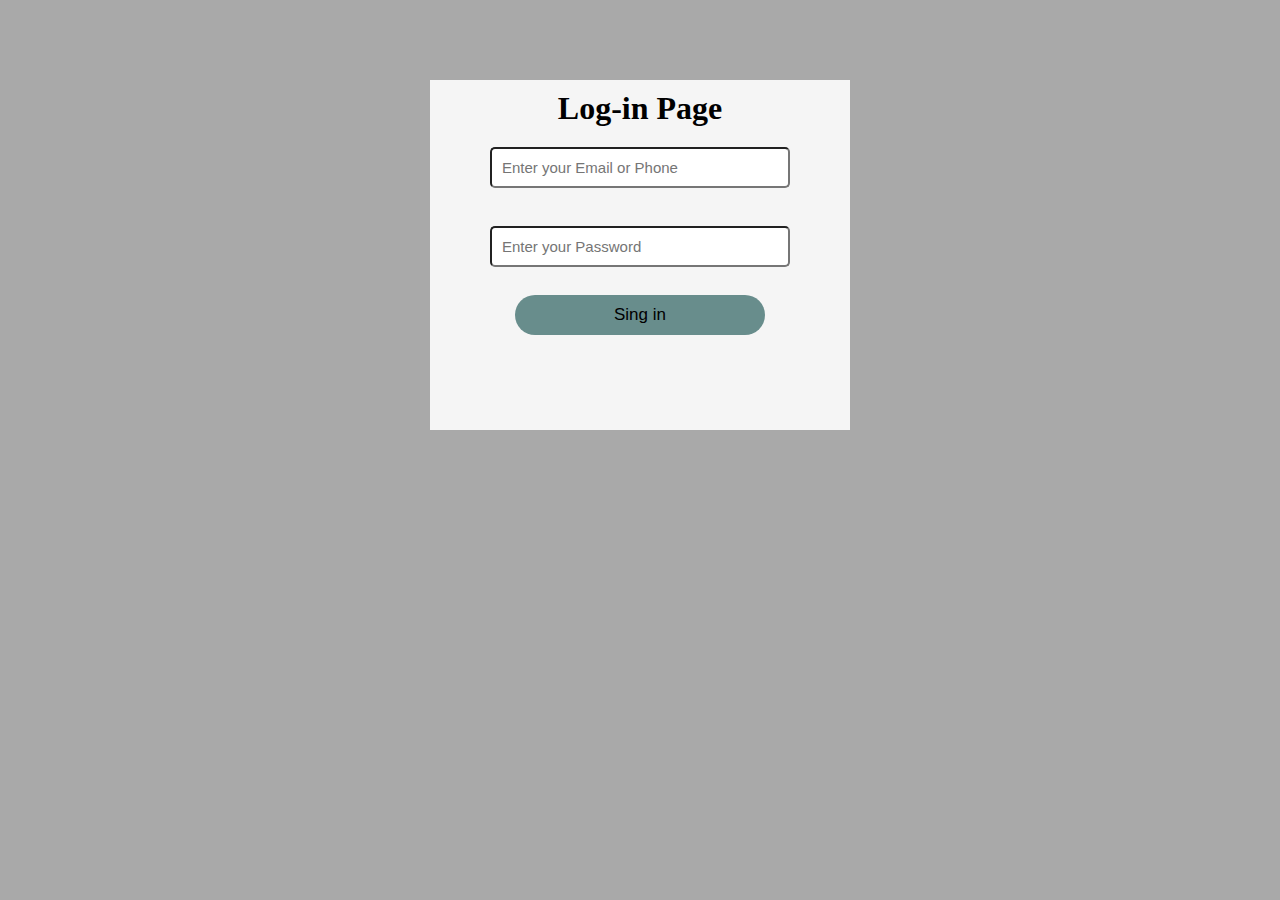
<file: index.html>
<!DOCTYPE html>
<html lang="en">
<head>
    <meta charset="UTF-8">
    <meta name="viewport" content="width=device-width, initial-scale=1.0">
    <title>Log-in Form</title>
    <link rel="stylesheet" href="style.css">
</head>
<body>

   <section>

    <h1>Log-in Page</h1>

    <form>
        <input type="text" placeholder="Enter your Email or Phone"><br><br>
        <input type="text" placeholder="Enter your Password"><br><br>
        <button type="Submit" class="btn">Sing in</button>
    </form>

   </section>

</body>
</html>
</file>
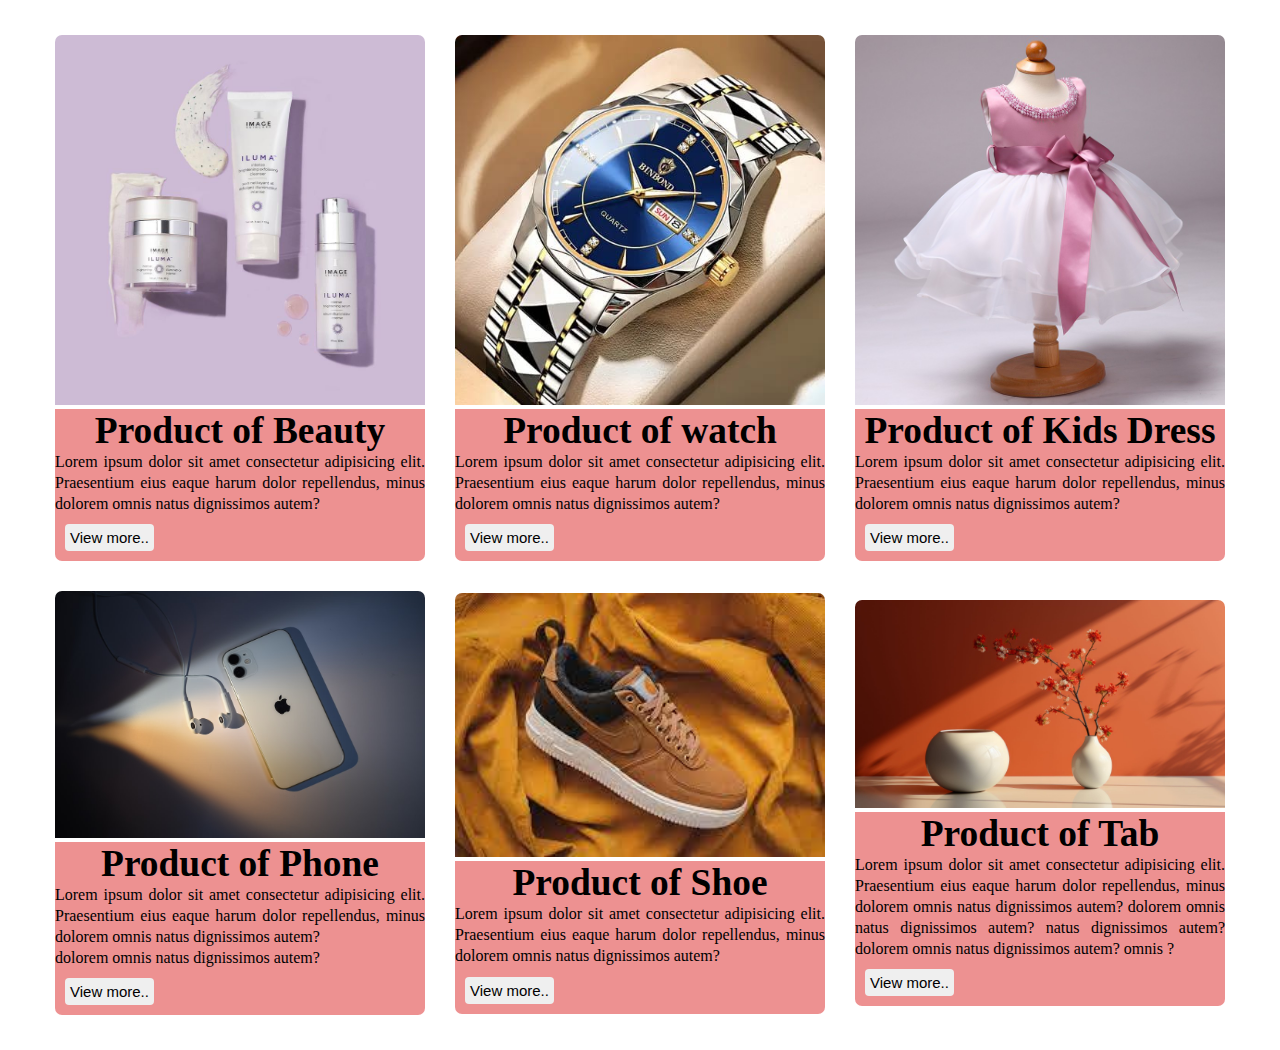
<file: cards.html>
<!DOCTYPE html>
<html lang="en">
<head>
    <meta charset="UTF-8">
    <meta name="viewport" content="width=device-width, initial-scale=1.0">
    <title>Cards Design</title>
    <link rel="stylesheet" href="cards.css">
</head>
<body>

        <div class="container">
           
            <div class="cards">

                <img class="style" src="img/beauty.jpg" alt="">
        
                <div class="body">
        
                    <div class="heading">
        
                        <h3>Product of Beauty</h3>
        
                    </div>
        
                    <div class="descript">
        
                        <p>
                            Lorem ipsum dolor sit amet consectetur adipisicing elit. Praesentium eius eaque harum dolor repellendus, minus dolorem omnis natus dignissimos autem?
                        </p>
                        <button>View more..</button>
                        
                    </div>
        
                </div>
            </div>

            <div class="cards">

                <img class="style" src="img/watch.jpg" alt="">
        
                <div class="body">
        
                    <div class="heading">
        
                        <h3>Product of watch</h3>
        
                    </div>
        
                    <div class="descript">
        
                        <p>
                            Lorem ipsum dolor sit amet consectetur adipisicing elit. Praesentium eius eaque harum dolor repellendus, minus dolorem omnis natus dignissimos autem?
                        </p>
                        <button>View more..</button>
                    </div>
        
                </div>
            </div>
            
            <div class="cards">

                <img class="style" src="img/kids.jpg" alt="">
        
                <div class="body">
        
                    <div class="heading">
        
                        <h3>Product of Kids Dress</h3>
        
                    </div>
        
                    <div class="descript">
        
                        <p>
                            Lorem ipsum dolor sit amet consectetur adipisicing elit. Praesentium eius eaque harum dolor repellendus, minus dolorem omnis natus dignissimos autem?
                        </p>
                        <button>View more..</button>
                    </div>
        
                </div>
            </div>
            
            <div class="cards">

                <img class="style" src="img/phn.jpg" alt="">
        
                <div class="body">
        
                    <div class="heading">
        
                        <h3>Product of Phone</h3>
        
                    </div>
        
                    <div class="descript">
        
                        <p>
                            Lorem ipsum dolor sit amet consectetur adipisicing elit. Praesentium eius eaque harum dolor repellendus, minus dolorem omnis natus dignissimos autem?<br>
                            dolorem omnis natus dignissimos autem?
                        </p>
                        <button>View more..</button>
                    </div>
        
                </div>
            </div>
            

            <div class="cards">

                <img class="style" src="img/shoe.jpg" alt="">
        
                <div class="body">
        
                    <div class="heading">
        
                        <h3>Product of Shoe</h3>
        
                    </div>
        
                    <div class="descript">
        
                        <p>
                            Lorem ipsum dolor sit amet consectetur adipisicing elit. Praesentium eius eaque harum dolor repellendus, minus dolorem omnis natus dignissimos autem?
                        </p>
                        <button>View more..</button>
                    </div>
        
                </div>
            </div>
            
            <div class="cards">

                <img class="style" src="img/simple1.jpg" alt="">
        
                <div class="body">
        
                    <div class="heading">
        
                        <h3>Product of Tab</h3>
        
                    </div>
        
                    <div class="descript">
        
                        <p>
                            Lorem ipsum dolor sit amet consectetur adipisicing elit. Praesentium eius eaque harum dolor repellendus, minus dolorem omnis natus dignissimos autem? dolorem omnis natus dignissimos autem?
                            natus dignissimos autem? dolorem omnis natus dignissimos autem?
                            omnis ?
                            
                        </p>
                        <button>View more..</button>
                    </div>
        
                </div>
            </div>
            


        </div>
    
    
</body>
</html>
</file>
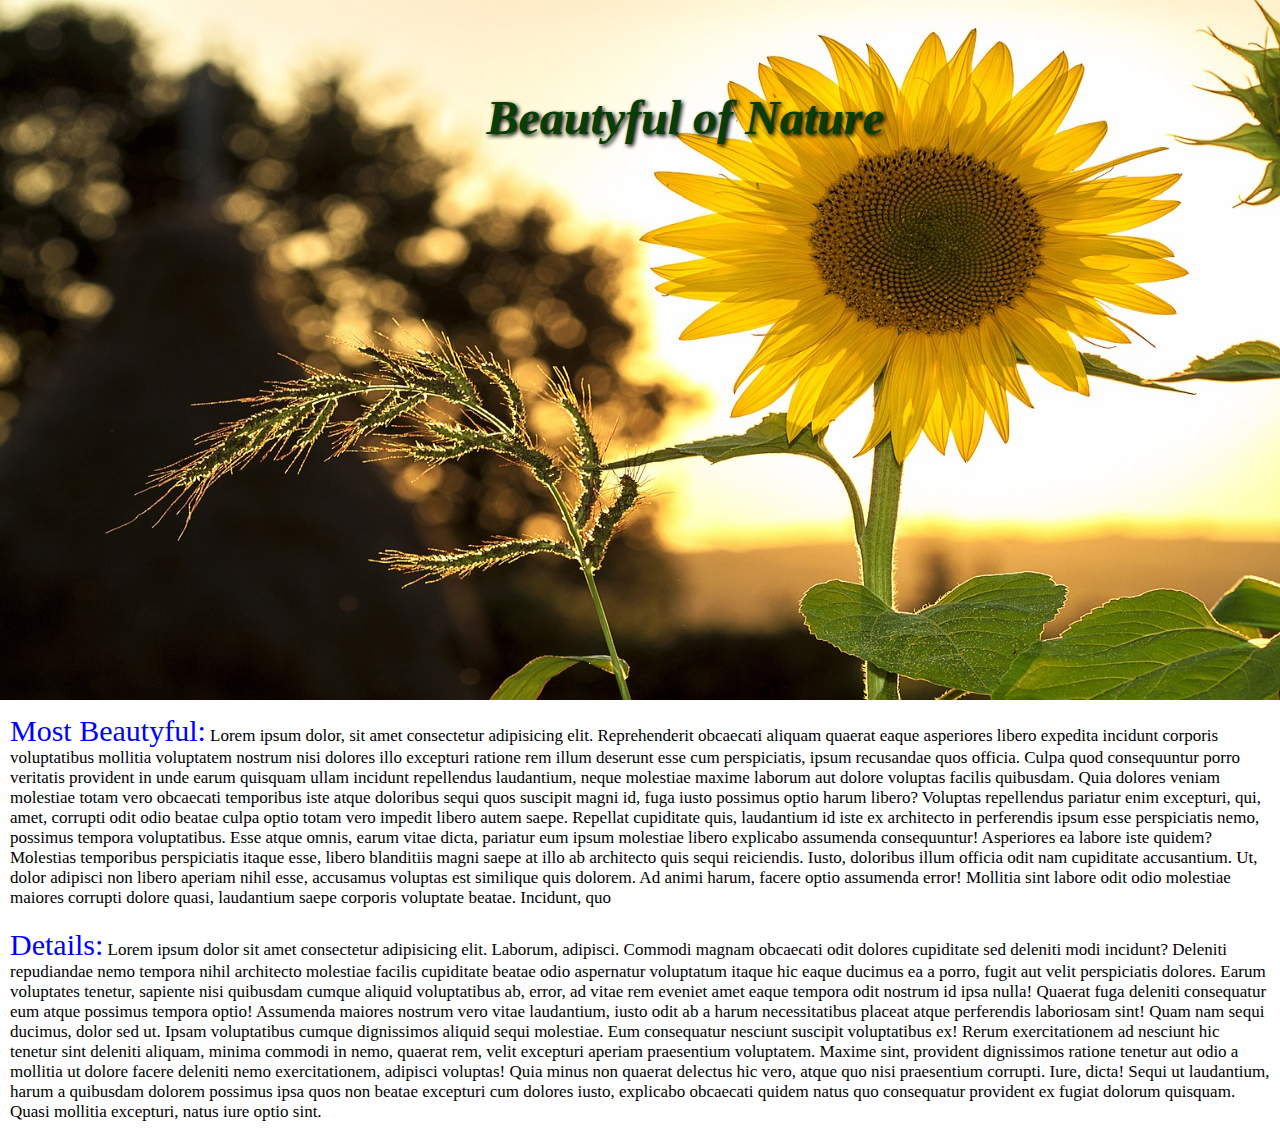
<file: news.html>
<!DOCTYPE html>
<html lang="en">
<head>
    <meta charset="UTF-8">
    <meta name="viewport" content="width=device-width, initial-scale=1.0">
    <title>Newsfeed</title>
    <link rel="stylesheet" href="news.css">

</head>
<body>

    <div class="header">

        <h1><i>Beautyful of Nature</i></h1>

        <img src="img/flower1.jpg" alt="">

        <p>
            <span>Most Beautyful:</span>   Lorem ipsum dolor, sit amet consectetur adipisicing elit. Reprehenderit obcaecati aliquam quaerat eaque asperiores libero expedita incidunt corporis voluptatibus mollitia voluptatem nostrum nisi dolores illo excepturi ratione rem illum deserunt esse cum perspiciatis, ipsum recusandae quos officia. Culpa quod consequuntur porro veritatis provident in unde earum quisquam ullam incidunt repellendus laudantium, neque molestiae maxime laborum aut dolore voluptas facilis quibusdam. Quia dolores veniam molestiae totam vero obcaecati temporibus iste atque doloribus sequi quos suscipit magni id, fuga iusto possimus optio harum libero? Voluptas repellendus pariatur enim excepturi, qui, amet, corrupti odit odio beatae culpa optio totam vero impedit libero autem saepe. Repellat cupiditate quis, laudantium id iste ex architecto in perferendis ipsum esse perspiciatis nemo, possimus tempora voluptatibus. Esse atque omnis, earum vitae dicta, pariatur eum ipsum molestiae libero explicabo assumenda consequuntur! Asperiores ea labore iste quidem? Molestias temporibus perspiciatis itaque esse, libero blanditiis magni saepe at illo ab architecto quis sequi reiciendis. Iusto, doloribus illum officia odit nam cupiditate accusantium. Ut, dolor adipisci non libero aperiam nihil esse, accusamus voluptas est similique quis dolorem. Ad animi harum, facere optio assumenda error! Mollitia sint labore odit odio molestiae maiores corrupti dolore quasi, laudantium saepe corporis voluptate beatae. Incidunt, quo <br><br><span>Details:</span>  Lorem ipsum dolor sit amet consectetur adipisicing elit. Laborum, adipisci. Commodi magnam obcaecati odit dolores cupiditate sed deleniti modi incidunt? Deleniti repudiandae nemo tempora nihil architecto molestiae facilis cupiditate beatae odio aspernatur voluptatum itaque hic eaque ducimus ea a porro, fugit aut velit perspiciatis dolores. Earum voluptates tenetur, sapiente nisi quibusdam cumque aliquid voluptatibus ab, error, ad vitae rem eveniet amet eaque tempora odit nostrum id ipsa nulla! Quaerat fuga deleniti consequatur eum atque possimus tempora optio! Assumenda maiores nostrum vero vitae laudantium, iusto odit ab a harum necessitatibus placeat atque perferendis laboriosam sint! Quam nam sequi ducimus, dolor sed ut. Ipsam voluptatibus cumque dignissimos aliquid sequi molestiae. Eum consequatur nesciunt suscipit voluptatibus ex! Rerum exercitationem ad nesciunt hic tenetur sint deleniti aliquam, minima commodi in nemo, quaerat rem, velit excepturi aperiam praesentium voluptatem. Maxime sint, provident dignissimos ratione tenetur aut odio a mollitia ut dolore facere deleniti nemo exercitationem, adipisci voluptas! Quia minus non quaerat delectus hic vero, atque quo nisi praesentium corrupti. Iure, dicta! Sequi ut laudantium, harum a quibusdam dolorem possimus ipsa quos non beatae excepturi cum dolores iusto, explicabo obcaecati quidem natus quo consequatur provident ex fugiat dolorum quisquam. Quasi mollitia excepturi, natus iure optio sint.

        </p>
    </div>
    
</body>
</html>
</file>
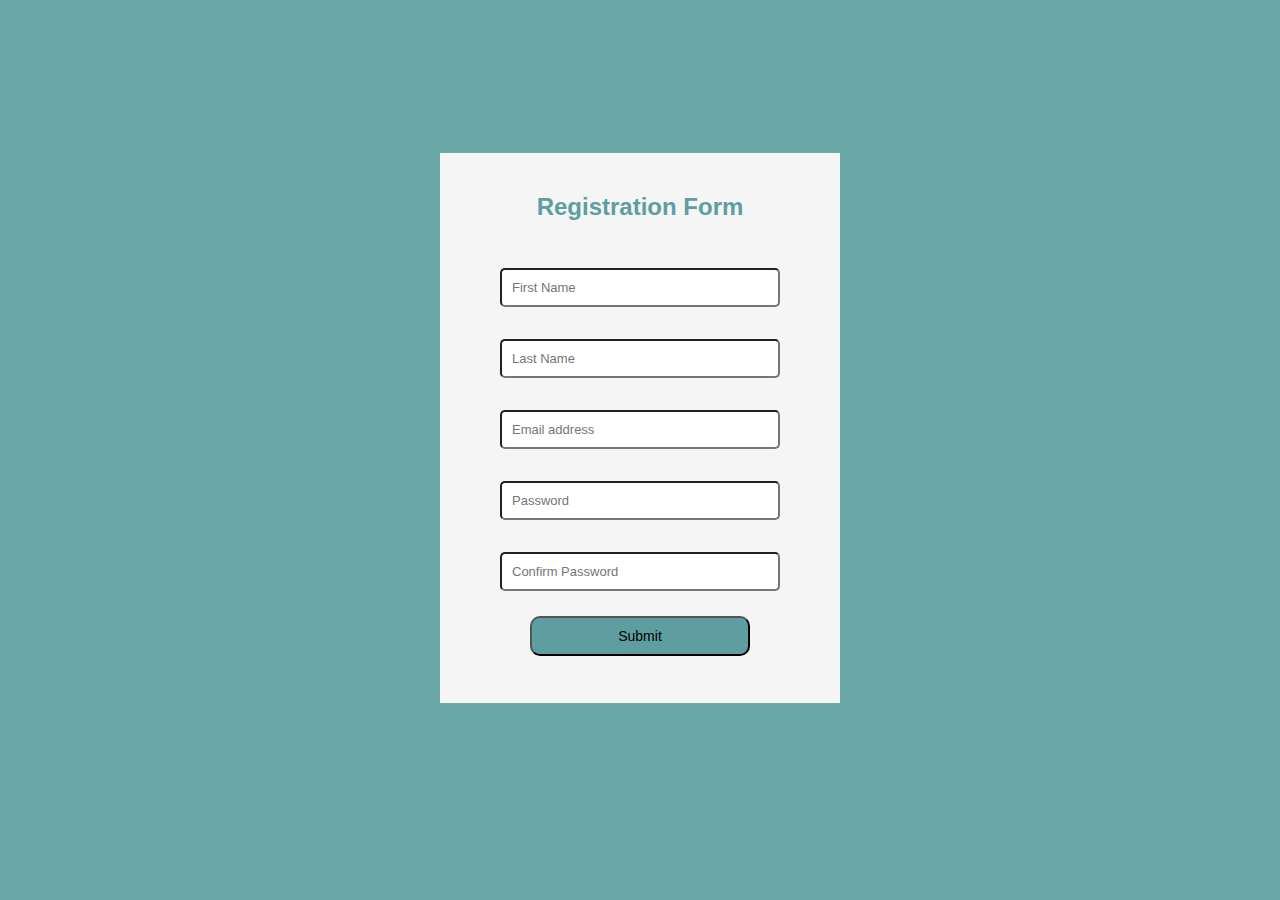
<file: regi.html>
<!DOCTYPE html>
<html lang="en">
<head>
    <meta charset="UTF-8">
    <meta name="viewport" content="width=device-width, initial-scale=1.0">
    <title>Registration Form</title>
    <link rel="stylesheet" href="regi.css">
</head>
<body>
    
    <div class="form">
        <h2>Registration Form</h2>

        <input type="text" placeholder="First Name"><br><br>
        <input type="text" placeholder="Last Name"><br><br>
        <input type="text" placeholder="Email address"><br><br>
        <input type="text" placeholder="Password"><br><br>
        <input type="text" placeholder="Confirm Password"><br><br>
        <button type="Submit" class="btn">Submit</button>
        
    </div>
</body>
</html>
</file>
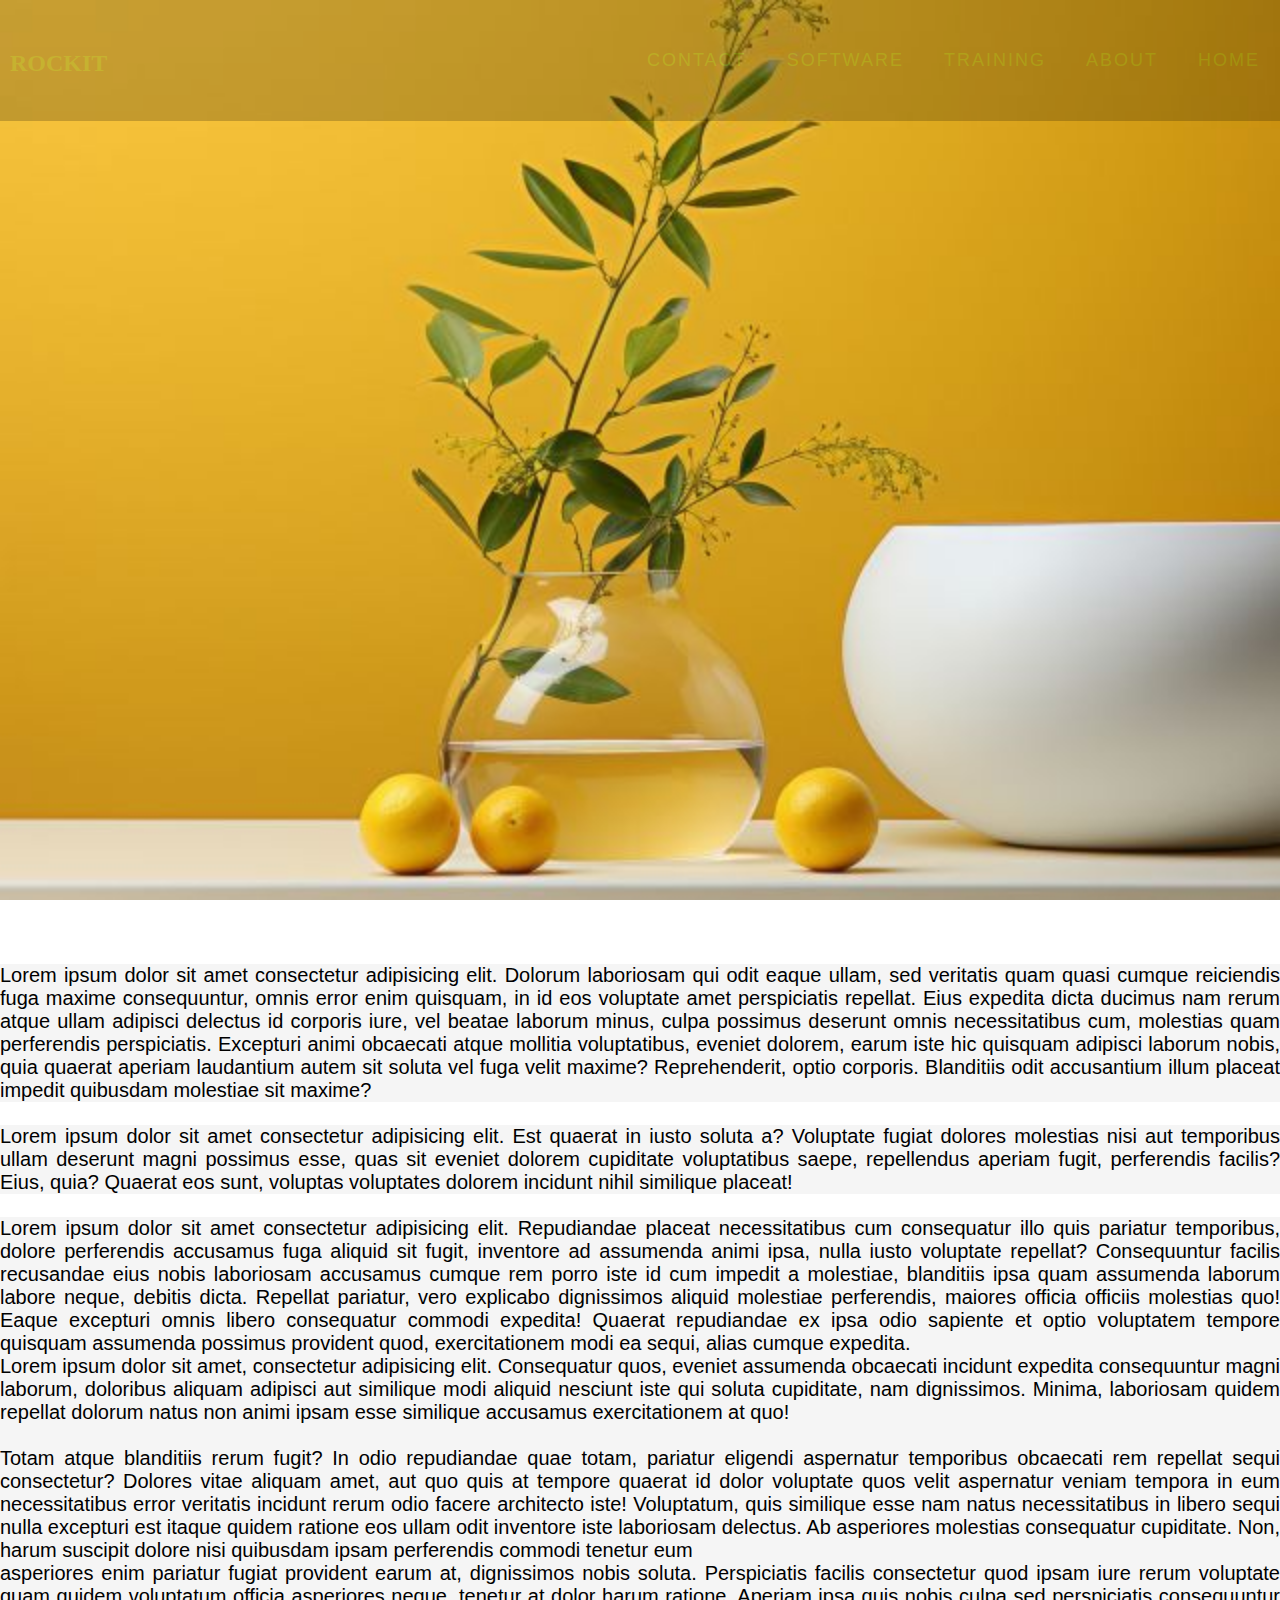
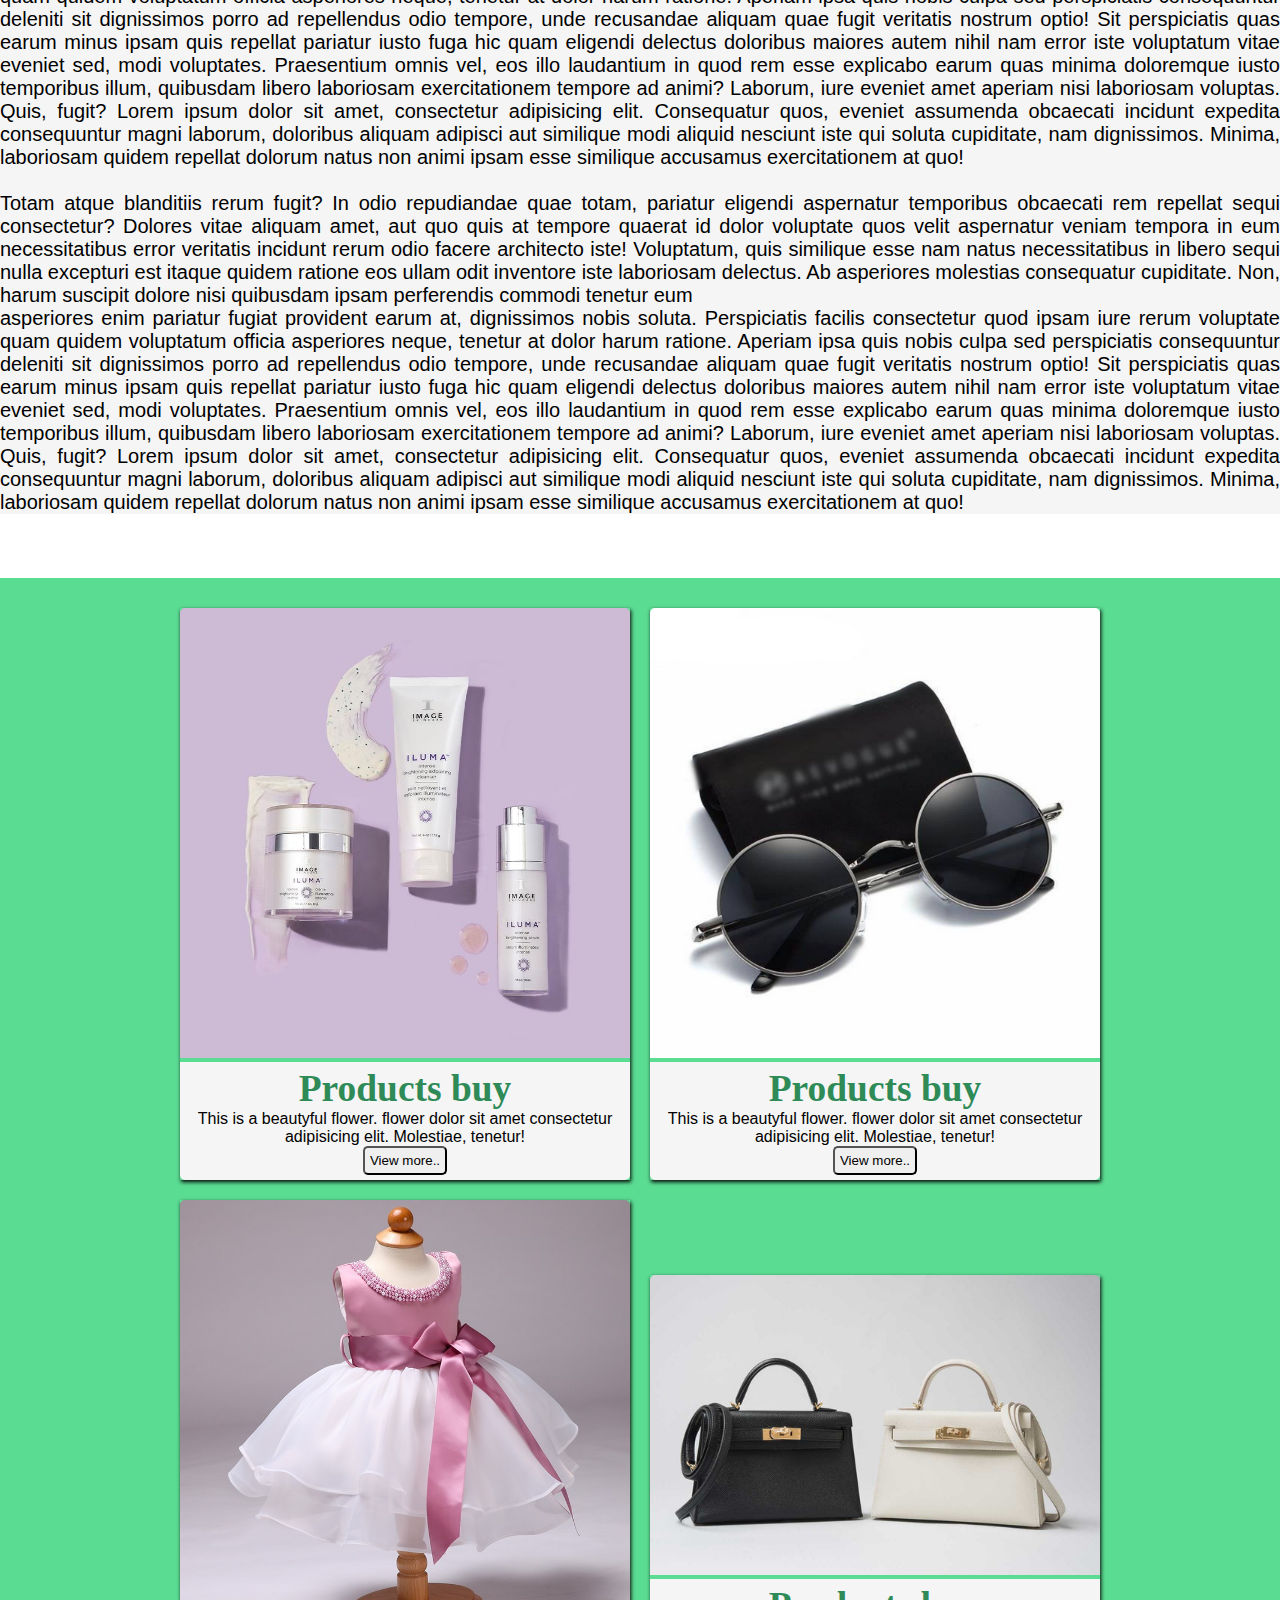
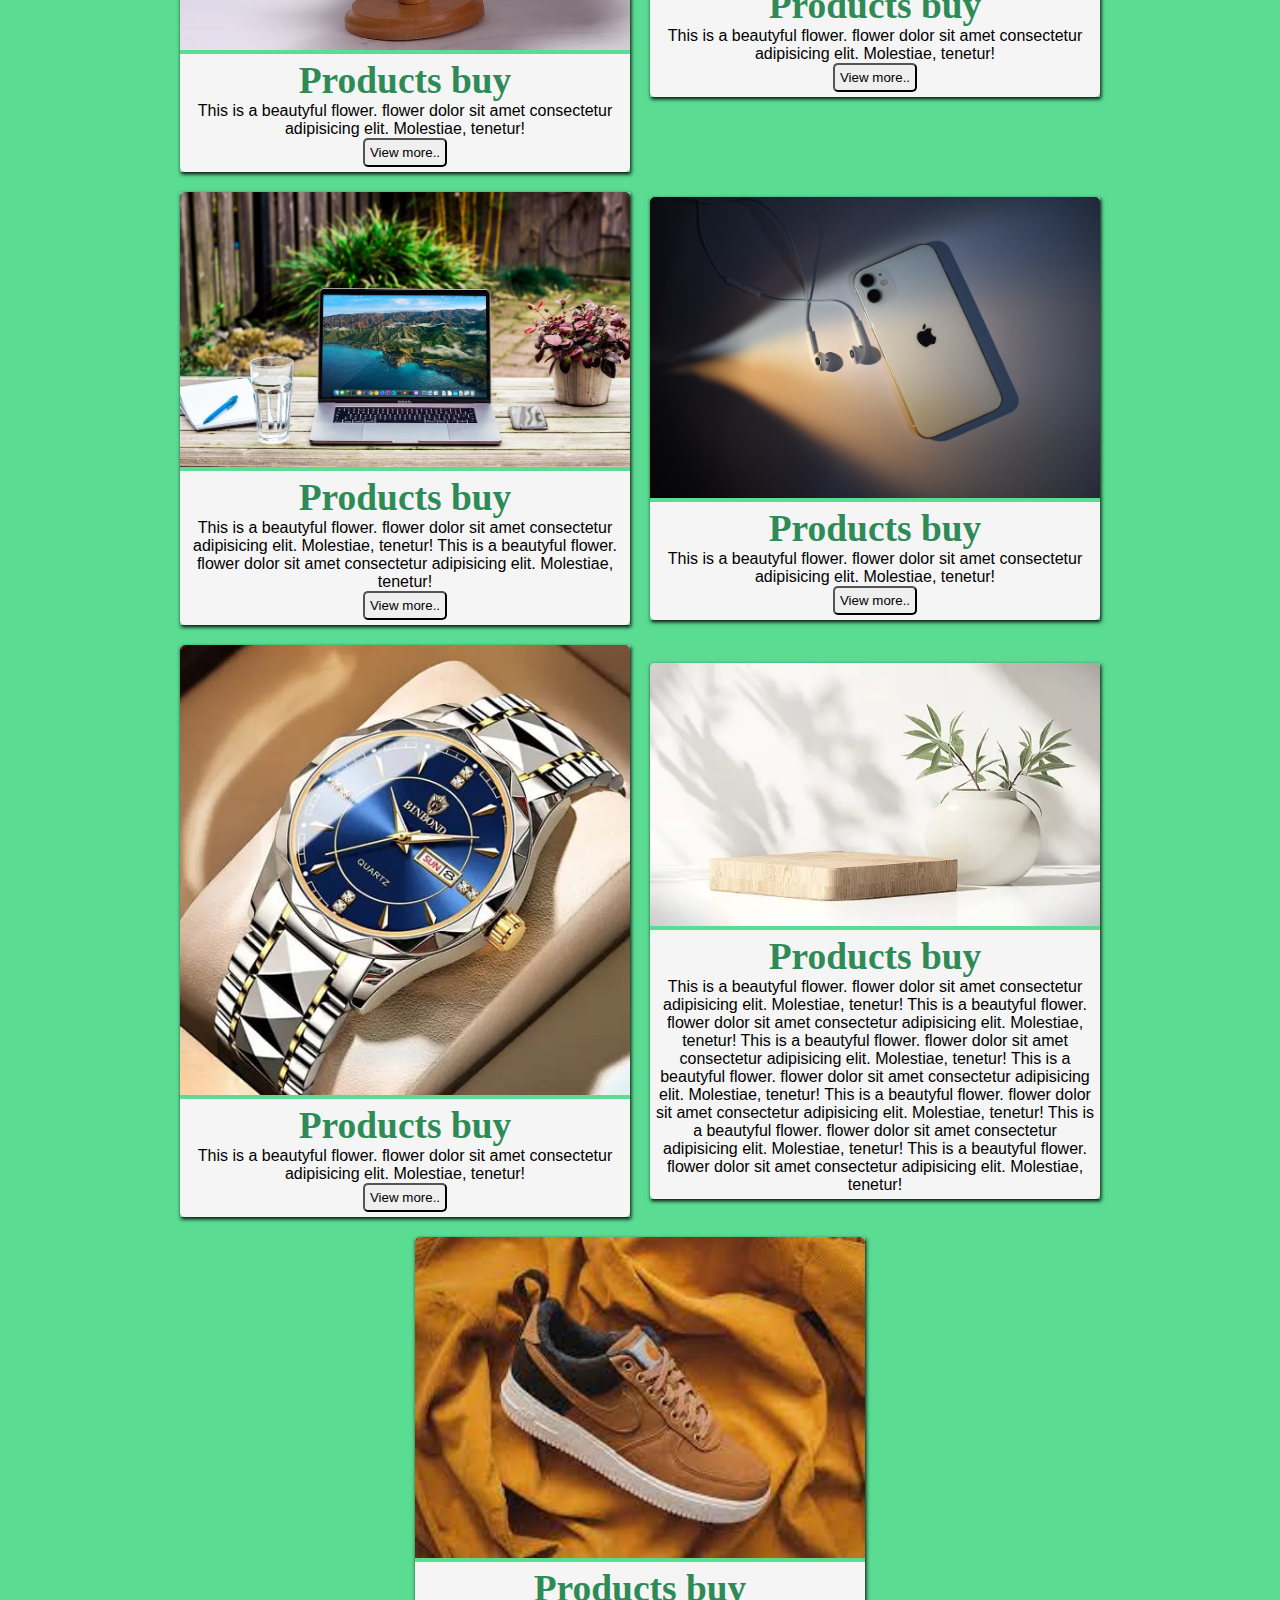
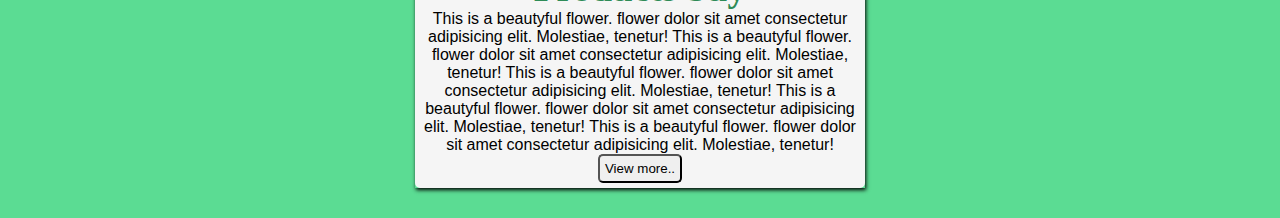
<file: sticky.html>
<!DOCTYPE html>
<html lang="en">
<head>
    <meta charset="UTF-8">
    <meta name="viewport" content="width=device-width, initial-scale=1.0">
    <title>Sticky Navigation-Bar</title>
    <link rel="stylesheet" href="sticky.css">
</head>
<body>

    <div class="container">
        <header>
            <nav>
                <h2>ROCKIT</h2>
                <div class="navbar">
                    <ul>
                        <li><a href="">Home</a></li>
                        <li><a href="">About</a></li>
                        <li><a href="">Training</a></li>
                        <li><a href="">Software</a></li>
                        <li><a href="">Contact</a></li>
                        
                    </ul>
                </div>
            </nav>
           
        </header>

        <div class="content">
            <p>
                Lorem ipsum dolor sit amet consectetur adipisicing elit. Dolorum laboriosam qui odit eaque ullam, sed veritatis quam quasi cumque reiciendis fuga maxime consequuntur, omnis error enim quisquam, in id eos voluptate amet perspiciatis repellat. Eius expedita dicta ducimus nam rerum atque ullam adipisci delectus id corporis iure, vel beatae laborum minus, culpa possimus deserunt omnis necessitatibus cum, molestias quam perferendis perspiciatis. Excepturi animi obcaecati atque mollitia voluptatibus, eveniet dolorem, earum iste hic quisquam adipisci laborum nobis, quia quaerat aperiam laudantium autem sit soluta vel fuga velit maxime? Reprehenderit, optio corporis. Blanditiis odit accusantium illum placeat impedit quibusdam molestiae sit maxime?
            </p>
            <br>
            <p>
                Lorem ipsum dolor sit amet consectetur adipisicing elit. Est quaerat in iusto soluta a? Voluptate fugiat dolores molestias nisi aut temporibus ullam deserunt magni possimus esse, quas sit eveniet dolorem cupiditate voluptatibus saepe, repellendus aperiam fugit, perferendis facilis? Eius, quia? Quaerat eos sunt, voluptas voluptates dolorem incidunt nihil similique placeat!
            </p>
            <br>
            <p>
                Lorem ipsum dolor sit amet consectetur adipisicing elit. Repudiandae placeat necessitatibus cum consequatur illo quis pariatur temporibus, dolore perferendis accusamus fuga aliquid sit fugit, inventore ad assumenda animi ipsa, nulla iusto voluptate repellat? Consequuntur facilis recusandae eius nobis laboriosam accusamus cumque rem porro iste id cum impedit a molestiae, blanditiis ipsa quam assumenda laborum labore neque, debitis dicta. Repellat pariatur, vero explicabo dignissimos aliquid molestiae perferendis, maiores officia officiis molestias quo! Eaque excepturi omnis libero consequatur commodi expedita! Quaerat repudiandae ex ipsa odio sapiente et optio voluptatem tempore quisquam assumenda possimus provident quod, exercitationem modi ea sequi, alias cumque expedita.
            </p>
            <p>
                Lorem ipsum dolor sit amet, consectetur adipisicing elit. Consequatur quos, eveniet assumenda obcaecati incidunt expedita consequuntur magni laborum, doloribus aliquam adipisci aut similique modi aliquid nesciunt iste qui soluta cupiditate, nam dignissimos. Minima, laboriosam quidem repellat dolorum natus non animi ipsam esse similique accusamus exercitationem at quo! <br><br>
                Totam atque blanditiis rerum fugit? In odio repudiandae quae totam, pariatur eligendi aspernatur temporibus obcaecati rem repellat sequi consectetur? Dolores vitae aliquam amet, aut quo quis at tempore quaerat id dolor voluptate quos velit aspernatur veniam tempora in eum necessitatibus error veritatis incidunt rerum odio facere architecto iste! Voluptatum, quis similique esse nam natus necessitatibus in libero sequi nulla excepturi est itaque quidem ratione eos ullam odit inventore iste laboriosam delectus. Ab asperiores molestias consequatur cupiditate. Non, harum suscipit dolore nisi quibusdam ipsam perferendis commodi tenetur eum <br>asperiores enim pariatur fugiat provident earum at, dignissimos nobis soluta. Perspiciatis facilis consectetur quod ipsam iure rerum voluptate quam quidem voluptatum officia asperiores neque, tenetur at dolor harum ratione. Aperiam ipsa quis nobis culpa sed perspiciatis consequuntur deleniti sit dignissimos porro ad repellendus odio tempore, unde recusandae aliquam quae fugit veritatis nostrum optio! Sit perspiciatis quas earum minus ipsam quis repellat pariatur iusto fuga hic quam eligendi delectus doloribus maiores autem nihil nam error iste voluptatum vitae eveniet sed, modi voluptates. Praesentium omnis vel, eos illo laudantium in quod rem esse explicabo earum quas minima doloremque iusto temporibus illum, quibusdam libero laboriosam exercitationem tempore ad animi? Laborum, iure eveniet amet aperiam nisi laboriosam voluptas. Quis, fugit?
                Lorem ipsum dolor sit amet, consectetur adipisicing elit. Consequatur quos, eveniet assumenda obcaecati incidunt expedita consequuntur magni laborum, doloribus aliquam adipisci aut similique modi aliquid nesciunt iste qui soluta cupiditate, nam dignissimos. Minima, laboriosam quidem repellat dolorum natus non animi ipsam esse similique accusamus exercitationem at quo! <br><br>
                Totam atque blanditiis rerum fugit? In odio repudiandae quae totam, pariatur eligendi aspernatur temporibus obcaecati rem repellat sequi consectetur? Dolores vitae aliquam amet, aut quo quis at tempore quaerat id dolor voluptate quos velit aspernatur veniam tempora in eum necessitatibus error veritatis incidunt rerum odio facere architecto iste! Voluptatum, quis similique esse nam natus necessitatibus in libero sequi nulla excepturi est itaque quidem ratione eos ullam odit inventore iste laboriosam delectus. Ab asperiores molestias consequatur cupiditate. Non, harum suscipit dolore nisi quibusdam ipsam perferendis commodi tenetur eum <br>asperiores enim pariatur fugiat provident earum at, dignissimos nobis soluta. Perspiciatis facilis consectetur quod ipsam iure rerum voluptate quam quidem voluptatum officia asperiores neque, tenetur at dolor harum ratione. Aperiam ipsa quis nobis culpa sed perspiciatis consequuntur deleniti sit dignissimos porro ad repellendus odio tempore, unde recusandae aliquam quae fugit veritatis nostrum optio! Sit perspiciatis quas earum minus ipsam quis repellat pariatur iusto fuga hic quam eligendi delectus doloribus maiores autem nihil nam error iste voluptatum vitae eveniet sed, modi voluptates. Praesentium omnis vel, eos illo laudantium in quod rem esse explicabo earum quas minima doloremque iusto temporibus illum, quibusdam libero laboriosam exercitationem tempore ad animi? Laborum, iure eveniet amet aperiam nisi laboriosam voluptas. Quis, fugit?
                Lorem ipsum dolor sit amet, consectetur adipisicing elit. Consequatur quos, eveniet assumenda obcaecati incidunt expedita consequuntur magni laborum, doloribus aliquam adipisci aut similique modi aliquid nesciunt iste qui soluta cupiditate, nam dignissimos. Minima, laboriosam quidem repellat dolorum natus non animi ipsam esse similique accusamus exercitationem at quo! 
            </p>
        </div>
    </div>
    <script src="https://code.jquery.com/jquery-3.7.1.js"></script>

    <script>

        $(window).scroll(function(){
            if($(window).scrolltop()){
                $("nav").addclass("black");
            }
            else{
                $("nav").removeclass("black");
            }
        });
    </script>


<div class="cards-containers">
    <div class="cards">
        <img class="img-style" src="img/beauty.jpg" alt="">
        <div class="body">
            <div class="title-bar">
                <h3>Products buy</h3>
            </div>
            <div class="descrip">
                
                <p>
                    This is a beautyful flower. flower dolor sit amet consectetur adipisicing elit. Molestiae, tenetur!
                    
                </p> 
                <button>View more..</button>
        
            </div>
        
        </div>
    </div>
    <div class="cards">
        <img class="img-style" src="img/glas.jpg" alt="">
        <div class="body">
            <div class="title-bar">
                <h3>Products buy</h3>
            </div>
            <div class="descrip">

                <p>
                    This is a beautyful flower. flower dolor sit amet consectetur adipisicing elit. Molestiae, tenetur!

                </p> 
                <button>View more..</button>
        
            </div>
        
        </div>
    </div>
    <div class="cards">
        <img class="img-style" src="img/kids.jpg" alt="">
        <div class="body">
            <div class="title-bar">
                <h3>Products buy</h3>
            </div>
            <div class="descrip">

                <p>
                    This is a beautyful flower. flower dolor sit amet consectetur adipisicing elit. Molestiae, tenetur!
                </p> 
                <button>View more..</button>
            </div>
        
        </div>
    </div>
    <div class="cards">
        <img class="img-style" src="img/bags.jpg" alt="">
        <div class="body">
            <div class="title-bar">
              <h3>Products buy</h3>
            </div>
            <div class="descrip">

                <p>
                    This is a beautyful flower. flower dolor sit amet consectetur adipisicing elit. Molestiae, tenetur!
                </p> 
                <button>View more..</button>
            </div>
        
        </div>
    </div>
    <div class="cards">
        <img class="img-style" src="img/laptop.jpg" alt="">
        <div class="body">
            <div class="title-bar">
                <h3>Products buy</h3>
            </div>
            <div class="descrip">

                <p>
                    This is a beautyful flower. flower dolor sit amet consectetur adipisicing elit. Molestiae, tenetur!
                    This is a beautyful flower. flower dolor sit amet consectetur adipisicing elit. Molestiae, tenetur!
                     
                   
                </p> 
                <button>View more..</button>
            </div>
        
        </div>
    </div>
    <div class="cards">
        <img class="img-style" src="img/phn.jpg" alt="">
        <div class="body">
            <div class="title-bar">
                <h3>Products buy</h3>
            </div>
            <div class="descrip">

                <p>
                    This is a beautyful flower. flower dolor sit amet consectetur adipisicing elit. Molestiae, tenetur!
                </p> 
                <button>View more..</button>
            </div>
        
        </div>
    </div>
    <div class="cards">
        <img class="img-style" src="img/watch.jpg" alt="">
        <div class="body">
            <div class="title-bar">
                <h3>Products buy</h3>
            </div>
            <div class="descrip">

                <p>
                    This is a beautyful flower. flower dolor sit amet consectetur adipisicing elit. Molestiae, tenetur!
                </p> 
                <button>View more..</button>
            </div>
        
        </div>
    </div>
    <div class="cards">
        <img class="img-style" src="img/tab.jpg" alt="">
        <div class="body">
            <div class="title-bar">
                <h3>Products buy</h3>
            </div>
            <div class="descrip">

                <p>
                    This is a beautyful flower. flower dolor sit amet consectetur adipisicing elit. Molestiae, tenetur!
                    This is a beautyful flower. flower dolor sit amet consectetur adipisicing elit. Molestiae, tenetur!
                    This is a beautyful flower. flower dolor sit amet consectetur adipisicing elit. Molestiae, tenetur!
                    This is a beautyful flower. flower dolor sit amet consectetur adipisicing elit. Molestiae, tenetur!
                    This is a beautyful flower. flower dolor sit amet consectetur adipisicing elit. Molestiae, tenetur!
                    This is a beautyful flower. flower dolor sit amet consectetur adipisicing elit. Molestiae, tenetur!
                    This is a beautyful flower. flower dolor sit amet consectetur adipisicing elit. Molestiae, tenetur!
                </p> 
        
            </div>
        
        </div>
    </div>
    <div class="cards">
        <img class="img-style" src="img/shoe.jpg" alt="">
        <div class="body">
            <div class="title-bar">
                <h3>Products buy</h3>
            </div>
            <div class="descrip">

                <p>
                    This is a beautyful flower. flower dolor sit amet consectetur adipisicing elit. Molestiae, tenetur!
                    This is a beautyful flower. flower dolor sit amet consectetur adipisicing elit. Molestiae, tenetur!
                    This is a beautyful flower. flower dolor sit amet consectetur adipisicing elit. Molestiae, tenetur!
                    This is a beautyful flower. flower dolor sit amet consectetur adipisicing elit. Molestiae, tenetur!
                    This is a beautyful flower. flower dolor sit amet consectetur adipisicing elit. Molestiae, tenetur!
                </p> 
                <button>View more..</button>
            </div>
        
        </div>
    </div>
        


</div>

    

</body>
</html>
</file>
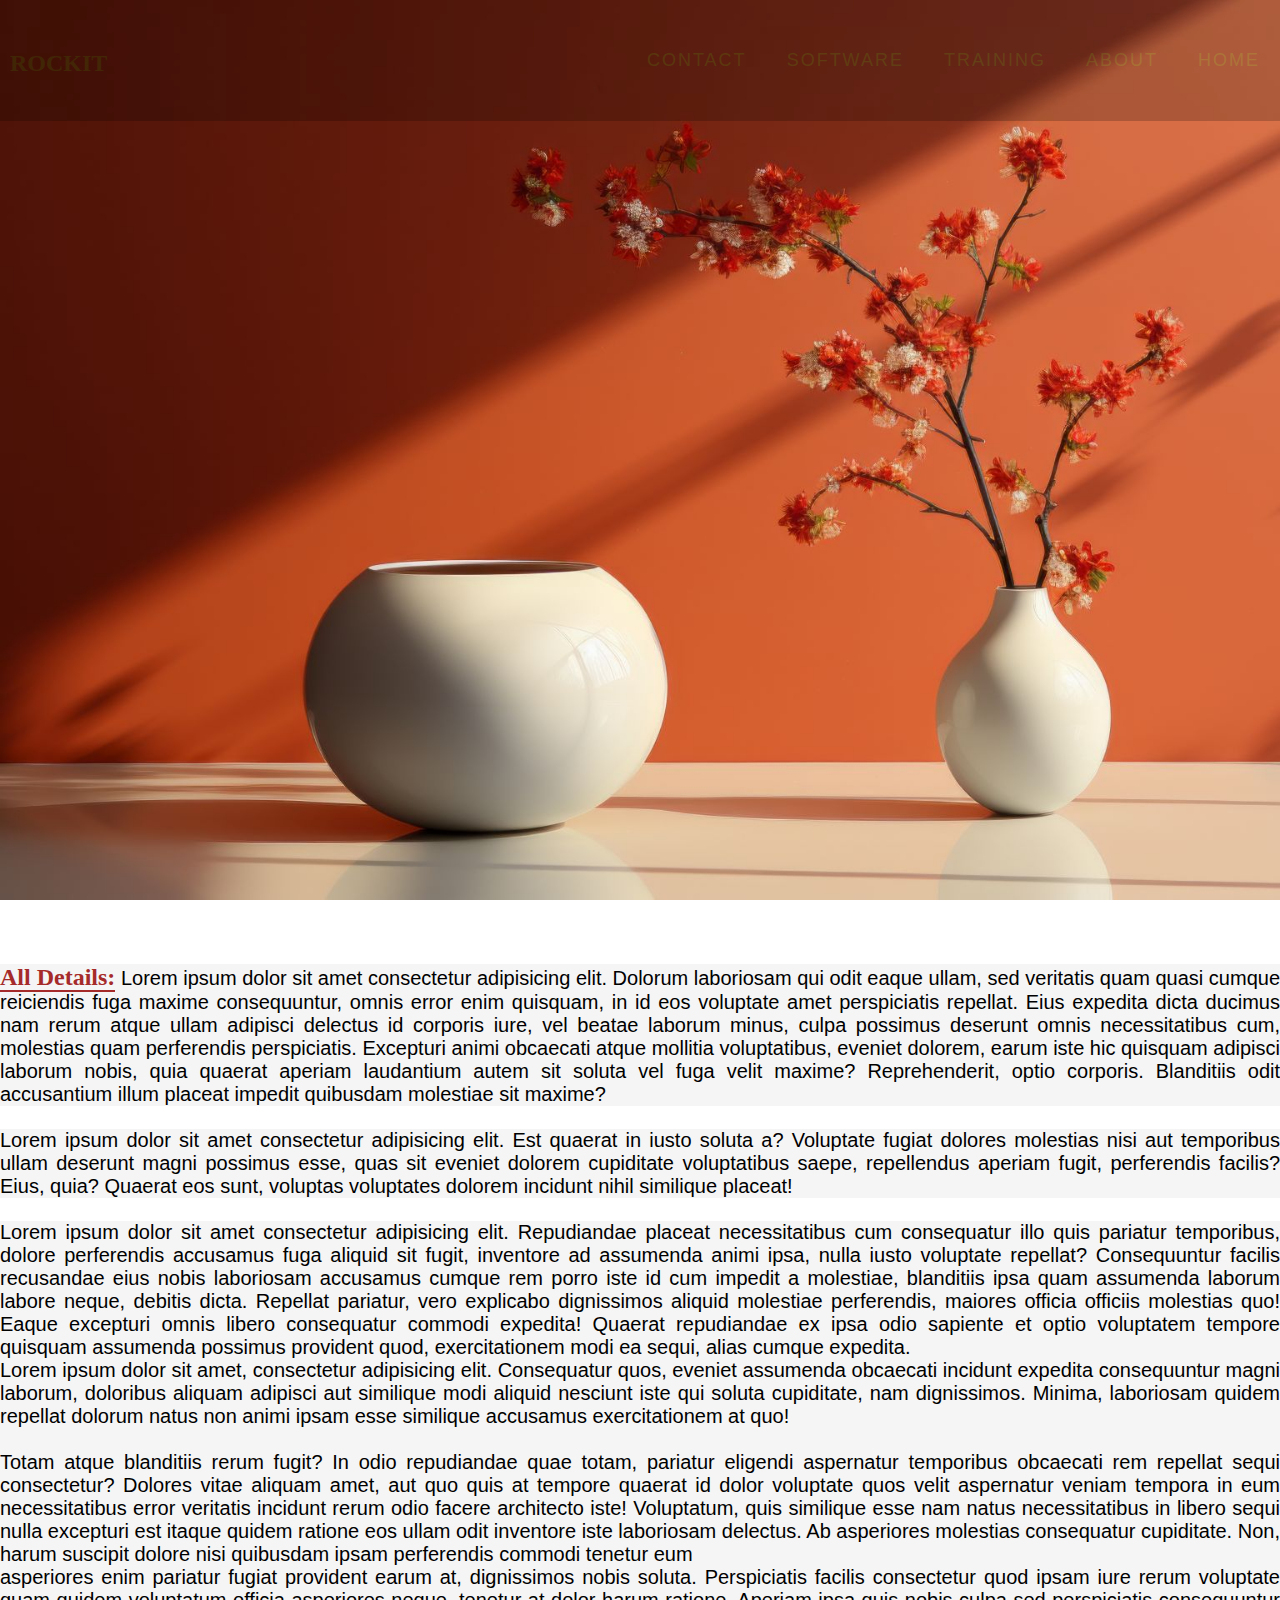
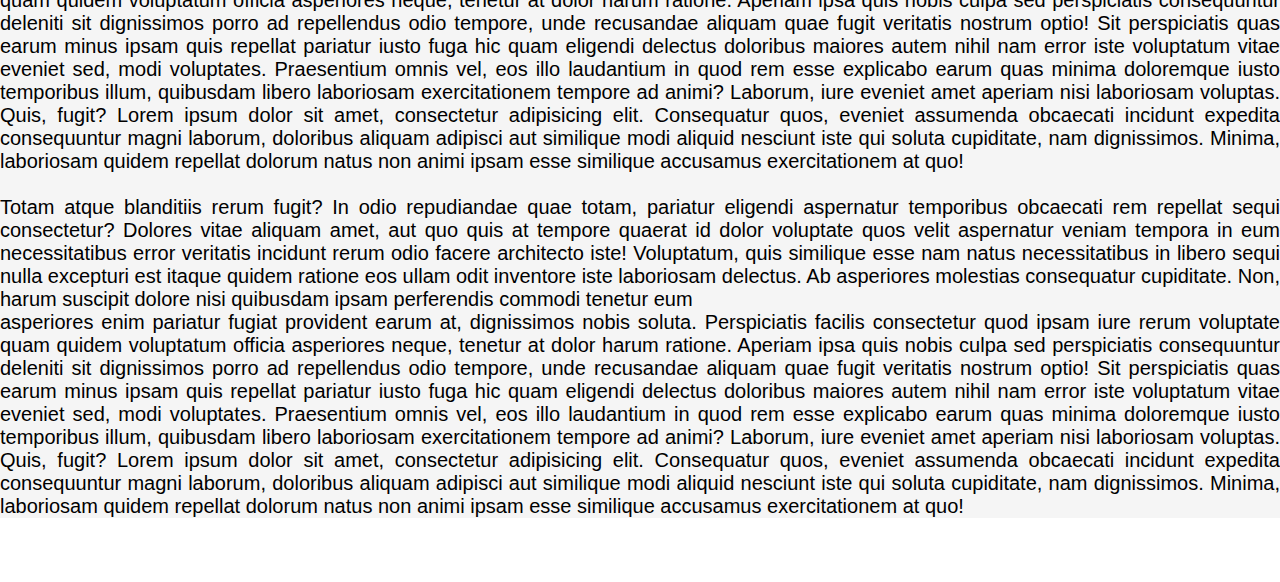
<file: sticky1.html>
<!DOCTYPE html>
<html lang="en">
<head>
    <meta charset="UTF-8">
    <meta name="viewport" content="width=device-width, initial-scale=1.0">
    <title>Stiky Design</title>
    <link rel="stylesheet" href="sticky1.css">
</head>
<body>

    <!DOCTYPE html>
<html lang="en">
<head>
    <meta charset="UTF-8">
    <meta name="viewport" content="width=device-width, initial-scale=1.0">
    <title>Sticky Navigation-Bar</title>
    <link rel="stylesheet" href="sticky1.css">
</head>
<body>

    <div class="container">
        <header>
            <nav>
                <h2>ROCKIT</h2>
                <div class="menu">
                    <ul>
                        <li><a href="">Home</a></li>
                        <li><a href="">About</a></li>
                        <li><a href="">Training</a></li>
                        <li><a href="">Software</a></li>
                        <li><a href="">Contact</a></li>
                        
                    </ul>
                </div>
            </nav>
           
        </header>

        <div class="content">
            <p>
                <span>All Details:</span> Lorem ipsum dolor sit amet consectetur adipisicing elit. Dolorum laboriosam qui odit eaque ullam, sed veritatis quam quasi cumque reiciendis fuga maxime consequuntur, omnis error enim quisquam, in id eos voluptate amet perspiciatis repellat. Eius expedita dicta ducimus nam rerum atque ullam adipisci delectus id corporis iure, vel beatae laborum minus, culpa possimus deserunt omnis necessitatibus cum, molestias quam perferendis perspiciatis. Excepturi animi obcaecati atque mollitia voluptatibus, eveniet dolorem, earum iste hic quisquam adipisci laborum nobis, quia quaerat aperiam laudantium autem sit soluta vel fuga velit maxime? Reprehenderit, optio corporis. Blanditiis odit accusantium illum placeat impedit quibusdam molestiae sit maxime?
            </p>
            <br>
            <p>
                Lorem ipsum dolor sit amet consectetur adipisicing elit. Est quaerat in iusto soluta a? Voluptate fugiat dolores molestias nisi aut temporibus ullam deserunt magni possimus esse, quas sit eveniet dolorem cupiditate voluptatibus saepe, repellendus aperiam fugit, perferendis facilis? Eius, quia? Quaerat eos sunt, voluptas voluptates dolorem incidunt nihil similique placeat!
            </p>
            <br>
            <p>
                Lorem ipsum dolor sit amet consectetur adipisicing elit. Repudiandae placeat necessitatibus cum consequatur illo quis pariatur temporibus, dolore perferendis accusamus fuga aliquid sit fugit, inventore ad assumenda animi ipsa, nulla iusto voluptate repellat? Consequuntur facilis recusandae eius nobis laboriosam accusamus cumque rem porro iste id cum impedit a molestiae, blanditiis ipsa quam assumenda laborum labore neque, debitis dicta. Repellat pariatur, vero explicabo dignissimos aliquid molestiae perferendis, maiores officia officiis molestias quo! Eaque excepturi omnis libero consequatur commodi expedita! Quaerat repudiandae ex ipsa odio sapiente et optio voluptatem tempore quisquam assumenda possimus provident quod, exercitationem modi ea sequi, alias cumque expedita.
            </p>
            <p>
                Lorem ipsum dolor sit amet, consectetur adipisicing elit. Consequatur quos, eveniet assumenda obcaecati incidunt expedita consequuntur magni laborum, doloribus aliquam adipisci aut similique modi aliquid nesciunt iste qui soluta cupiditate, nam dignissimos. Minima, laboriosam quidem repellat dolorum natus non animi ipsam esse similique accusamus exercitationem at quo! <br><br>
                Totam atque blanditiis rerum fugit? In odio repudiandae quae totam, pariatur eligendi aspernatur temporibus obcaecati rem repellat sequi consectetur? Dolores vitae aliquam amet, aut quo quis at tempore quaerat id dolor voluptate quos velit aspernatur veniam tempora in eum necessitatibus error veritatis incidunt rerum odio facere architecto iste! Voluptatum, quis similique esse nam natus necessitatibus in libero sequi nulla excepturi est itaque quidem ratione eos ullam odit inventore iste laboriosam delectus. Ab asperiores molestias consequatur cupiditate. Non, harum suscipit dolore nisi quibusdam ipsam perferendis commodi tenetur eum <br>asperiores enim pariatur fugiat provident earum at, dignissimos nobis soluta. Perspiciatis facilis consectetur quod ipsam iure rerum voluptate quam quidem voluptatum officia asperiores neque, tenetur at dolor harum ratione. Aperiam ipsa quis nobis culpa sed perspiciatis consequuntur deleniti sit dignissimos porro ad repellendus odio tempore, unde recusandae aliquam quae fugit veritatis nostrum optio! Sit perspiciatis quas earum minus ipsam quis repellat pariatur iusto fuga hic quam eligendi delectus doloribus maiores autem nihil nam error iste voluptatum vitae eveniet sed, modi voluptates. Praesentium omnis vel, eos illo laudantium in quod rem esse explicabo earum quas minima doloremque iusto temporibus illum, quibusdam libero laboriosam exercitationem tempore ad animi? Laborum, iure eveniet amet aperiam nisi laboriosam voluptas. Quis, fugit?
                Lorem ipsum dolor sit amet, consectetur adipisicing elit. Consequatur quos, eveniet assumenda obcaecati incidunt expedita consequuntur magni laborum, doloribus aliquam adipisci aut similique modi aliquid nesciunt iste qui soluta cupiditate, nam dignissimos. Minima, laboriosam quidem repellat dolorum natus non animi ipsam esse similique accusamus exercitationem at quo! <br><br>
                Totam atque blanditiis rerum fugit? In odio repudiandae quae totam, pariatur eligendi aspernatur temporibus obcaecati rem repellat sequi consectetur? Dolores vitae aliquam amet, aut quo quis at tempore quaerat id dolor voluptate quos velit aspernatur veniam tempora in eum necessitatibus error veritatis incidunt rerum odio facere architecto iste! Voluptatum, quis similique esse nam natus necessitatibus in libero sequi nulla excepturi est itaque quidem ratione eos ullam odit inventore iste laboriosam delectus. Ab asperiores molestias consequatur cupiditate. Non, harum suscipit dolore nisi quibusdam ipsam perferendis commodi tenetur eum <br>asperiores enim pariatur fugiat provident earum at, dignissimos nobis soluta. Perspiciatis facilis consectetur quod ipsam iure rerum voluptate quam quidem voluptatum officia asperiores neque, tenetur at dolor harum ratione. Aperiam ipsa quis nobis culpa sed perspiciatis consequuntur deleniti sit dignissimos porro ad repellendus odio tempore, unde recusandae aliquam quae fugit veritatis nostrum optio! Sit perspiciatis quas earum minus ipsam quis repellat pariatur iusto fuga hic quam eligendi delectus doloribus maiores autem nihil nam error iste voluptatum vitae eveniet sed, modi voluptates. Praesentium omnis vel, eos illo laudantium in quod rem esse explicabo earum quas minima doloremque iusto temporibus illum, quibusdam libero laboriosam exercitationem tempore ad animi? Laborum, iure eveniet amet aperiam nisi laboriosam voluptas. Quis, fugit?
                Lorem ipsum dolor sit amet, consectetur adipisicing elit. Consequatur quos, eveniet assumenda obcaecati incidunt expedita consequuntur magni laborum, doloribus aliquam adipisci aut similique modi aliquid nesciunt iste qui soluta cupiditate, nam dignissimos. Minima, laboriosam quidem repellat dolorum natus non animi ipsam esse similique accusamus exercitationem at quo! 
            </p>
        </div>
    </div>
    <script src="https://code.jquery.com/jquery-3.7.1.js"></script>

    <script>

        $(window).scroll(function(){
            if($(window).scrolltop()){
                $("nav").addclass("black");
            }
            else{
                $("nav").removeclass("black");
            }
        });
    </script>

    
</body>
</html>
</file>
<file: style.css>
*{
    margin: 0;
    padding: 0;
    box-sizing: border-box;

}

body{
    background-color: darkgray;
    display: flex;
    text-align: center;
    justify-content: center;
    margin-top: 80px;
    
}

h1{
    font-size: 2rem;
    margin: 10px;
}

section{
    width: 420px;
    height: 350px;
    background: whitesmoke;
    color:black;
}

input{
    margin: 10px;
    width: 300px;
    padding: 10px;
    border-radius: 5px;
    font-size: 15px;
}

button{
    width: 250px;
    padding: 10px;
    border-radius: 20px;
    background-color: rgb(104, 141, 140);
    font-size: 17px;
    font-weight: 400;
    border: none;
    
}
</file>
<file: cards.css>
*{
    margin: 0;
    padding: 0;
}
.cards{
    width: 370px;
    margin: 15px;
    
}
.style{
    width: 100%;
    border-top-left-radius: 7px;
    border-top-right-radius: 7px;

}
.body{
    border-bottom-left-radius: 7px;
    border-bottom-right-radius: 7px;
    background-color: rgb(237, 145, 145);

   
}
.heading{
    font-size: 2rem;
    text-align: center;
    color: black;
    
}
heading h3{
    font-family: Arial, Helvetica, sans-serif;
    
}
.body .descript{
    text-align: justify;
    line-height: 1.3;
    color: black;
}
.descript button{
    padding: 5px;
    border-radius: 4px;
    border: none;
    margin: 10px;
    font-size: 15px;
}
.descript button:hover{
    background-color: black;
    cursor: pointer;
    color: azure;
}
.container{
    box-sizing: border-box;
    display: flex;
    padding: 20px;
    justify-content: center;
    align-items: center;
    flex-wrap: wrap;
    text-align: center;
    
}
</file>
<file: news.css>
*{
    margin: 0;
    padding: 0;
    box-sizing: border-box;
}
.header img{
    width: 100%;
    height: 700px;

}
h1{
    font-size: 3rem;
    position: absolute;
    margin-left: 38%;
    top: 10%;
    color: rgb(6, 62, 6);
    font-family: "Brush Script MT", cursive;
    text-shadow: 2px 2px 4px #000000;

}
p{
    font-size: 17px;
    margin: 10px;
}
span{
    
    font-size: 30px;
    color: blue;
}
</file>
<file: regi.css>
*{
    margin: 0;
    padding: 0;
    box-sizing: border-box;
}
body{
    background-color: rgb(106, 168, 168);
    display: flex;
    justify-content: center;
    text-align: center;
}
.form{
    width: 400px;
    height: 550px;
    background-color: whitesmoke;
    position: absolute;
    top: 17%;
}
.form h2{
    color: cadetblue;
    margin: 10%;
    font-family: sans-serif;
    
    
}
.form input{
    width: 280px;
    margin: 7px;
    padding: 10px;
    border-radius: 5px;
    font-size: 13px;

}
.btn{
    width: 220px;
    padding: 10px;
    font-size: 14px;
    background-color: cadetblue;
    border-radius: 10px;
}
</file>
<file: sticky.css>
*{
    margin: 0;
    padding: 0;
    box-sizing: border-box;
}
body{
   font-family: sans-serif;
}
header{
    
    width: 100%;
    height: 100vh;
    background: url(img/simple.jpg)no-repeat;
    background-size: cover;
    background-attachment: fixed;
}
.content{
    width: 100%;
    margin: 4rem auto;
    text-align: justify;
    font-size: 20px;
}
h2{
    position: absolute;
    top: 40px;
    padding: 10px;
    font-family: Copperplate, Papyrus, fantasy;
    color: rgb(4, 110, 4);
}
nav{
    position: fixed;
    width: 100%;
    background-color: black;
    opacity: 0.2;
}

nav ul{
    list-style: none;
    padding: 0;
    text-align: center;
    margin: 0;
    transition: 1s;
    color: black;
    overflow: hidden;
}
nav black ul{
    background: #000;
}
nav ul li{
    float: right;
    padding: 20px;
    margin: 30px 0;  
}
.content p{
    background-color: whitesmoke;
}
nav ul li a{
    text-decoration: none;
    color: green;
    font-size: 18px;
    font-family: sans-serif;
    text-transform: uppercase;
    letter-spacing: 2px;
    
}
.cards{
    width: 450px;
    margin: 10px;
    box-sizing: border-box;
     box-shadow: 1px 2px 4px black;

}
.img-style{
    width: 100%;
    border-top-right-radius: 5px;
    border-top-left-radius: 5px;
}
.body{
    padding: 5px;
    border-bottom-left-radius: 5px;
    border-bottom-right-radius: 5px;
    background-color:whitesmoke ;
}
.title-bar{
    font-size: 2rem;
    text-align: center;
    color: seagreen;
    font-family: "Brush Script MT", cursive;
}
.body.descrip{
    text-align: justify;
    line-height: 1.5;
    color: white;
}
.descrip button{
    padding: 5px;
    border-radius: 5px;

}
.descrip button:hover{
 background-color: seagreen;
 cursor: pointer;
}
.cards:hover{
    box-shadow: 6px 12px 10px black;
}
.cards-containers{
    box-sizing: border-box;
    display: flex;
    background-color: rgb(91, 220, 147);
    padding: 20px 0px;
    justify-content: center;
    align-items: center;
    flex-wrap: wrap;
    text-align: center;
}
</file>
<file: sticky1.css>
*{
    margin: 0;
    padding: 0;
    box-sizing: border-box;
}
body{
   font-family: sans-serif;
}
header{
    
    width: 100%;
    height: 100vh;
    background: url(img/simple1.jpg);
    background-size: cover;
    background-attachment: fixed;
}
.content{
    width: 100%;
    margin: 4rem auto;
    text-align: justify;
    font-size: 20px;
}
h2{
    position: absolute;
    top: 40px;
    padding: 10px;
    font-family: Copperplate, Papyrus, fantasy;
    color: rgb(4, 110, 4);
    font-weight: bold;
}
nav{
    position: fixed;
    width: 100%;
    background-color: black;
    opacity: 0.2;
}

nav ul{
    list-style: none;
    padding: 0;
    text-align: center;
    margin: 0;
    transition: 1s;
    color: black;
    overflow: hidden;
}
nav black ul{
    background: #000;
}
nav ul li{
    float: right;
    padding: 20px;
    margin: 30px 0;  
}
.content p{
    background-color: whitesmoke;
}
.content p span{
    font-size: 1.5rem;
    color: brown;
    border-bottom: 2px solid brown;
    font-family: Copperplate, Papyrus, fantasy;
    font-weight: bold;
}
nav ul li a{
    text-decoration: none;
    color: green;
    font-size: 18px;
    font-family: sans-serif;
    text-transform: uppercase;
    letter-spacing: 2px;
}
</file>
